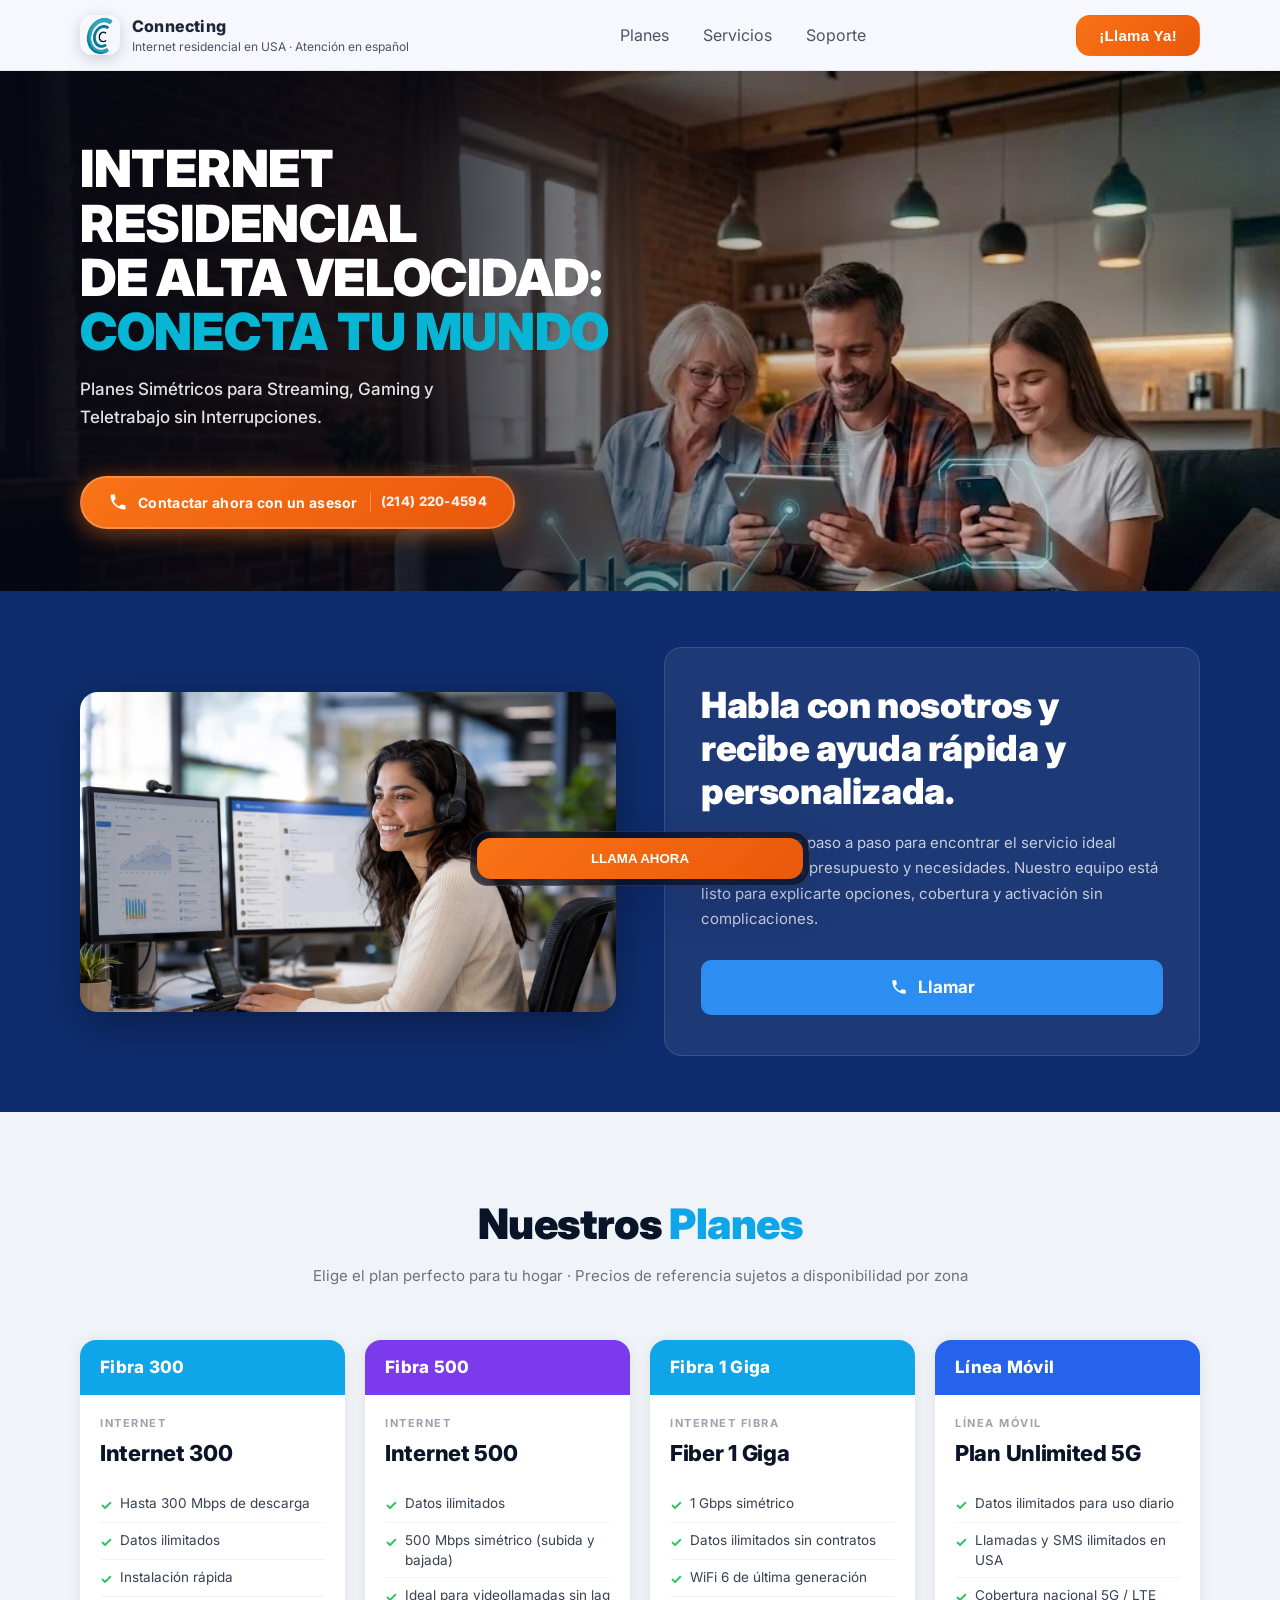
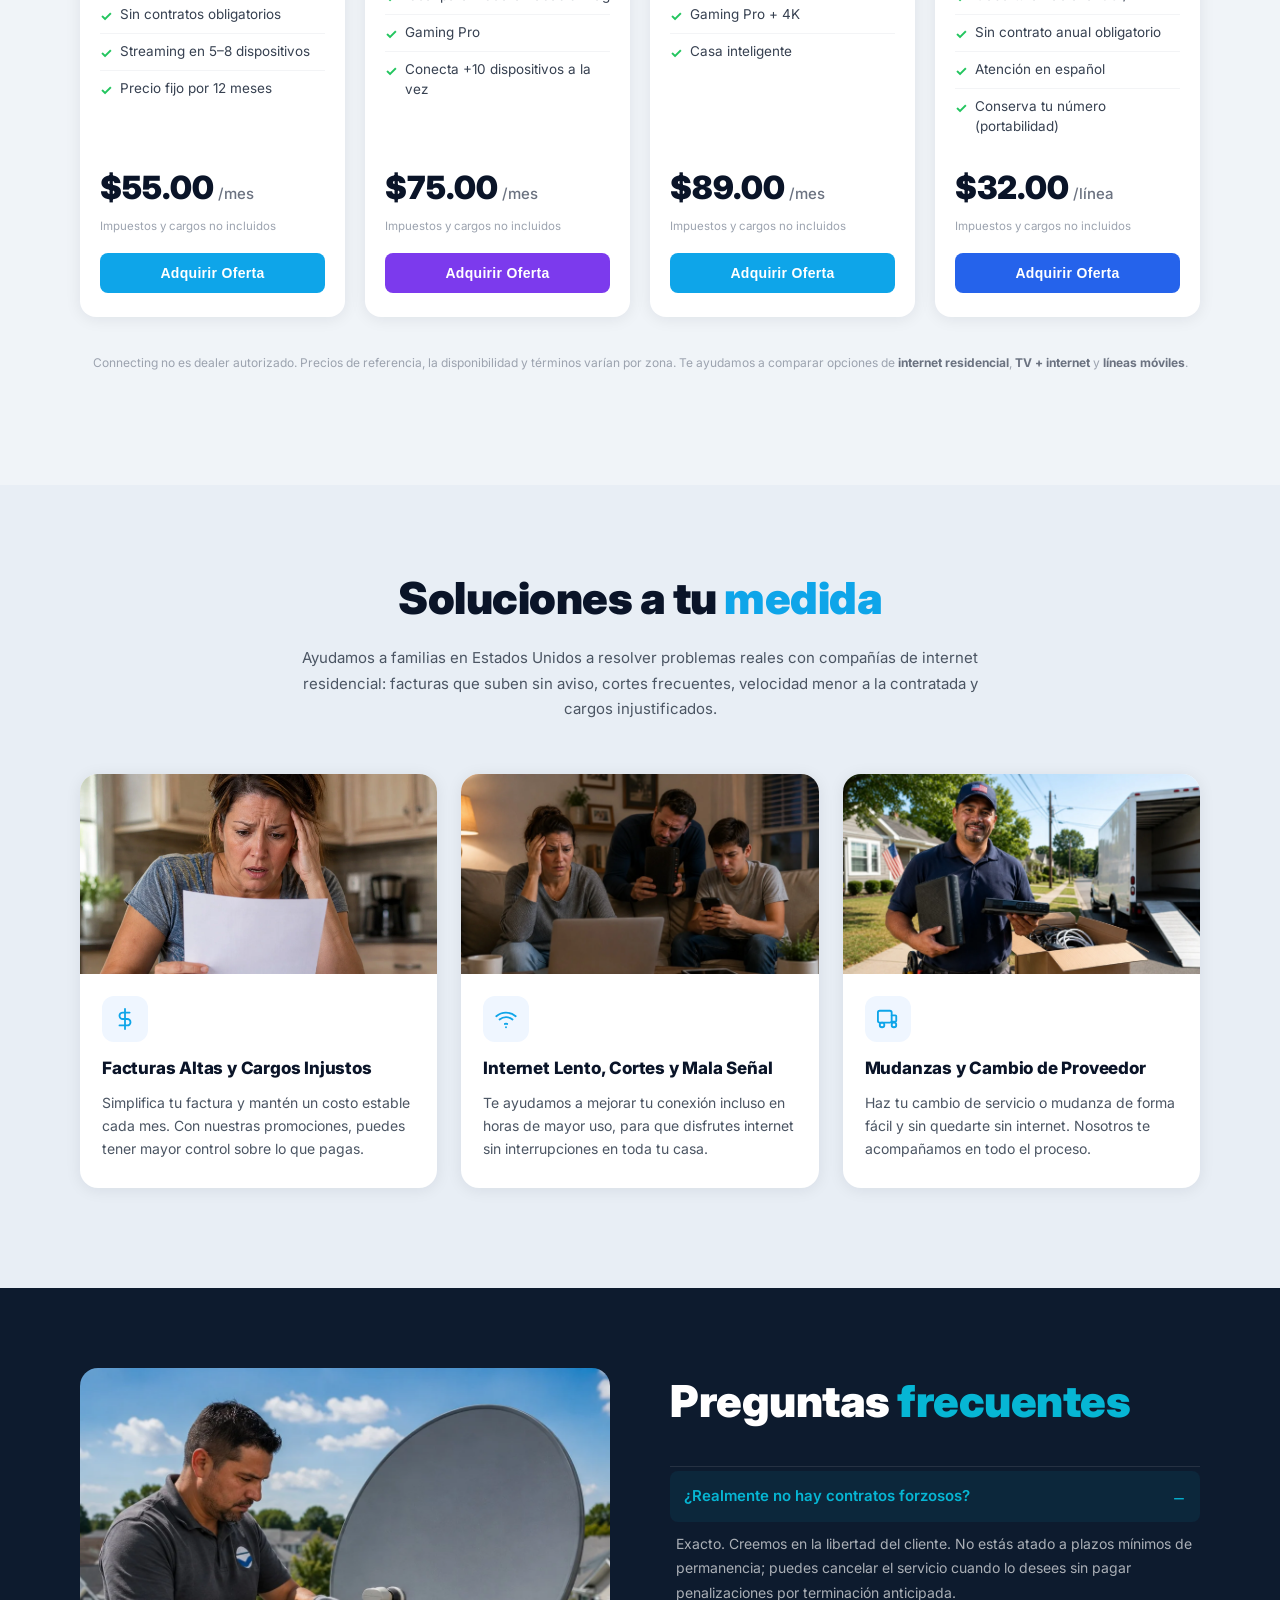
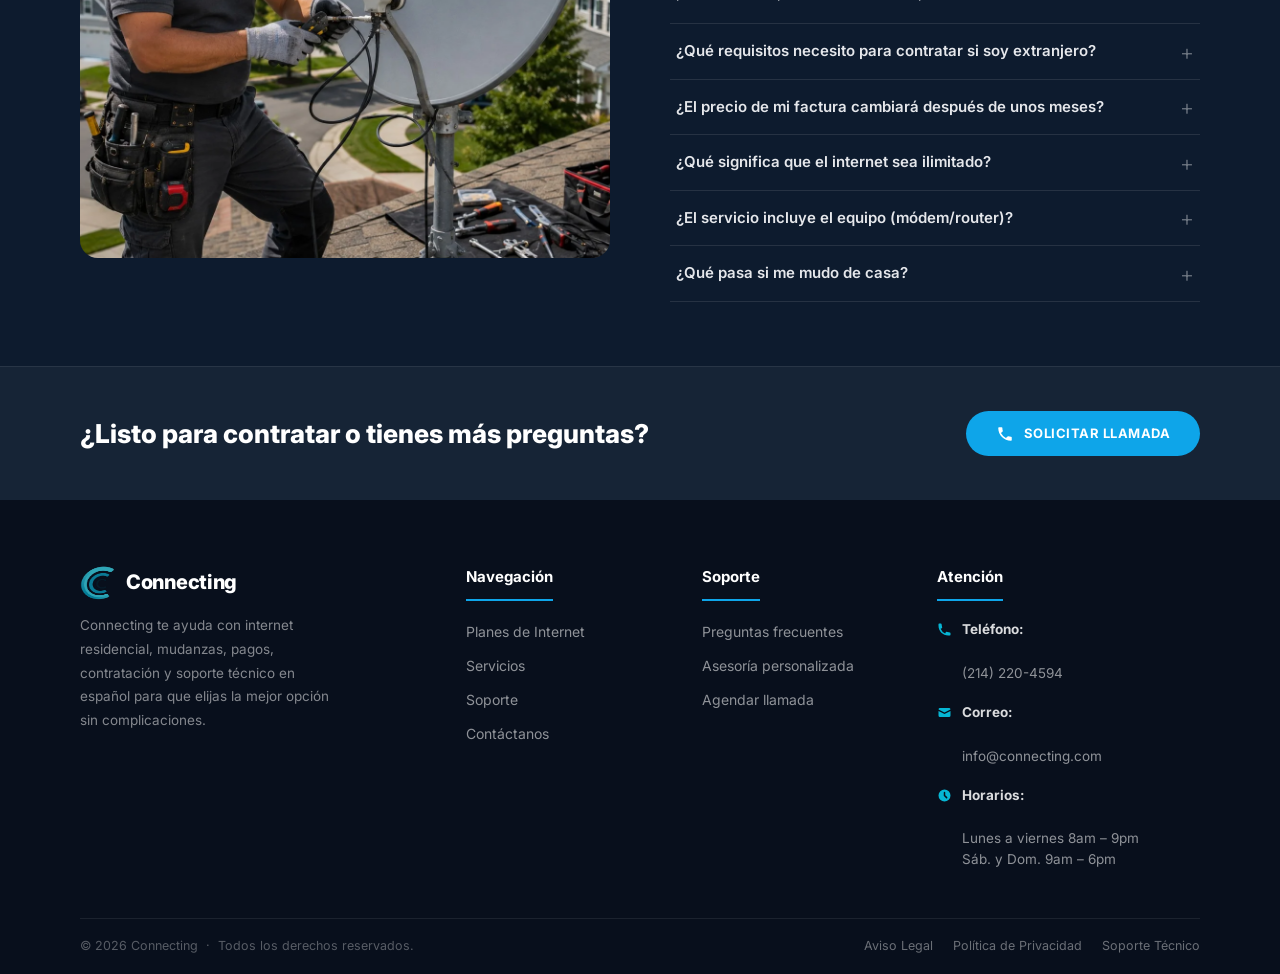
<file: index.html>
<!doctype html>
<html lang="es">
  <head>
    <meta charset="UTF-8" />
    <meta name="viewport" content="width=device-width, initial-scale=1" />
    <meta name="theme-color" content="#0b1220" />

    <link rel="icon" type="image/png" href="./images/favicon.png" />
    <link rel="apple-touch-icon" href="./images/favicon.png" />

    <title>Connecting | Internet residencial en Estados Unidos (Planes y ayuda en español)</title>
    <meta
      name="description"
      content="Connecting: opciones de internet residencial y servicio en español para clientes en USA. Planes de 300 Mbps fibra e internet inalámbrico 90–300 Mbps. Ayuda para contratar, pagar y soporte."
    />

    <link rel="canonical" href="./" />

    <meta property="og:type" content="website" />
    <meta property="og:title" content="Connecting | Internet residencial en USA" />
    <meta
      property="og:description"
      content="Planes de internet residencial (fibra 300 Mbps e inalámbrico 90–300 Mbps). Ayuda en español para contratar, pagar y soporte."
    />
    <meta property="og:locale" content="es_US" />

    <meta name="twitter:card" content="summary" />
    <meta name="twitter:title" content="Connecting | Internet residencial en USA" />
    <meta
      name="twitter:description"
      content="Planes de internet residencial en Estados Unidos. Atención en español." />

    <link rel="preconnect" href="https://fonts.googleapis.com" />
    <link rel="preconnect" href="https://fonts.gstatic.com" crossorigin />
    <link
      href="https://fonts.googleapis.com/css2?family=Inter:wght@400;500;600;700&display=swap&font-display=swap"
      rel="stylesheet"
    />

    <meta property="og:image" content="./images/familia_conectada.webp" />
    <meta name="twitter:image" content="./images/familia_conectada.webp" />

    <link rel="stylesheet" href="./styles.css" />

    <script type="application/ld+json">
      {
        "@context": "https://schema.org",
        "@type": "LocalBusiness",
        "name": "Connecting",
        "areaServed": "US",
        "url": "./",
        "inLanguage": "es",
        "description": "Opciones de internet residencial y servicio en español para clientes en Estados Unidos. Ayuda para contratar, pagar y soporte.",
        "serviceType": [
          "Internet residencial",
          "Internet por fibra",
          "Internet inalámbrico residencial",
          "TV + Internet",
          "Líneas móviles familiares"
        ]
      }
    </script>
  </head>

  <body>
    <a class="skip-link" href="#contenido">Saltar al contenido</a>

    <header class="site-header-dark">
      <div class="container px-4">
        <div class="header-row">
          <a href="#contenido" class="brand" aria-label="Connecting — inicio">
            <div class="header-logo">
              <img src="./images/Connecting (2).png" alt="Connecting" width="40" height="40">
            </div>
            <div>
              <div class="brand-name">Connecting</div>
              <div class="brand-tagline">Internet residencial en USA · Atención en español</div>
            </div>
          </a>

          <nav class="nav" aria-label="Navegación principal">
            <a href="#planes">Planes</a>
            <a href="#beneficios">Servicios</a>
            <a href="#preguntas">Soporte</a>
          </nav>

          <div class="header-cta">
            <button class="btn btn-primary btn-pulse" data-action="call" type="button">¡Llama Ya!</button>
          </div>
        </div>
      </div>
    </header>

    <main id="contenido">

      <!-- ── Hero ──────────────────────────────────── -->
      <section class="hero-fullwidth" aria-label="Sección principal">
        <div class="hero-wm-cover" aria-hidden="true"></div>
        <div class="container px-4 relative z-10">
          <div class="hero-text-block">
            <h1 class="hero-title">
              INTERNET RESIDENCIAL<br>
              DE ALTA VELOCIDAD:<br>
              <span class="hero-accent">CONECTA TU MUNDO</span>
            </h1>
            <p class="hero-sub">
              Planes Simétricos para Streaming, Gaming y<br>
              Teletrabajo sin Interrupciones.
            </p>
            <a href="tel:+12142204594" class="btn-contact-hero">
              <svg xmlns="http://www.w3.org/2000/svg" viewBox="0 0 24 24" fill="currentColor" width="20" height="20" aria-hidden="true"><path d="M6.62 10.79a15.05 15.05 0 006.59 6.59l2.2-2.2a1 1 0 011.01-.24c1.12.37 2.33.57 3.58.57a1 1 0 011 1V20a1 1 0 01-1 1C10.61 21 3 13.39 3 4a1 1 0 011-1h3.5a1 1 0 011 1c0 1.25.2 2.46.57 3.58a1 1 0 01-.25 1.01l-2.2 2.2z"/></svg>
              <span>Contactar ahora con un asesor</span>
              <span class="btn-contact-num">(214) 220-4594</span>
            </a>
          </div>
        </div>
      </section>

      <!-- ── CTA Banner ─────────────────────────────── -->
      <section class="cta-banner-section" aria-label="Habla con nosotros">
        <div class="container px-4">
          <div class="cta-banner-inner">
            <div class="cta-banner-img-wrap">
              <img src="./images/mujer_call_center.webp" alt="Asesora de Connecting lista para ayudarte" class="cta-banner-img">
            </div>
            <div class="cta-banner-text">
              <h2>Habla con nosotros y recibe ayuda rápida y personalizada.</h2>
              <p>Te orientamos paso a paso para encontrar el servicio ideal según tu zona, presupuesto y necesidades. Nuestro equipo está listo para explicarte opciones, cobertura y activación sin complicaciones.</p>
              <a href="tel:+12142204594" class="cta-banner-btn">
                <svg xmlns="http://www.w3.org/2000/svg" viewBox="0 0 24 24" fill="currentColor" width="18" height="18" aria-hidden="true"><path d="M6.62 10.79a15.05 15.05 0 006.59 6.59l2.2-2.2a1 1 0 011.01-.24c1.12.37 2.33.57 3.58.57a1 1 0 011 1V20a1 1 0 01-1 1C10.61 21 3 13.39 3 4a1 1 0 011-1h3.5a1 1 0 011 1c0 1.25.2 2.46.57 3.58a1 1 0 01-.25 1.01l-2.2 2.2z"/></svg>
                Llamar
              </a>
            </div>
          </div>
        </div>
      </section>

      <!-- ── Planes ─────────────────────────────────── -->
      <section id="planes" class="planes-section-v2">
        <div class="container px-4">

          <div class="planes-head-v2">
            <h2>Nuestros <span>Planes</span></h2>
            <p>Elige el plan perfecto para tu hogar · Precios de referencia sujetos a disponibilidad por zona</p>
          </div>

          <div class="planes-grid-v2">

            <!-- Plan 1 -->
            <article class="plan-card-v2">
              <div class="plan-card-v2-header plan-v2-cyan">Fibra 300</div>
              <div class="plan-card-v2-body">
                <p class="plan-v2-type">INTERNET</p>
                <h3 class="plan-v2-name">Internet 300</h3>
                <ul class="plan-v2-features">
                  <li>Hasta 300 Mbps de descarga</li>
                  <li>Datos ilimitados</li>
                  <li>Instalación rápida</li>
                  <li>Sin contratos obligatorios</li>
                  <li>Streaming en 5–8 dispositivos</li>
                  <li>Precio fijo por 12 meses</li>
                </ul>
                <div class="plan-v2-price-row">
                  <span class="plan-v2-price">$55.00</span>
                  <span class="plan-v2-freq">/mes</span>
                </div>
                <p class="plan-v2-note">Impuestos y cargos no incluidos</p>
                <button class="plan-v2-btn plan-v2-btn-cyan" data-action="call" type="button">Adquirir Oferta</button>
              </div>
            </article>

            <!-- Plan 2 -->
            <article class="plan-card-v2">
              <div class="plan-card-v2-header plan-v2-purple">Fibra 500</div>
              <div class="plan-card-v2-body">
                <p class="plan-v2-type">INTERNET</p>
                <h3 class="plan-v2-name">Internet 500</h3>
                <ul class="plan-v2-features">
                  <li>Datos ilimitados</li>
                  <li>500 Mbps simétrico (subida y bajada)</li>
                  <li>Ideal para videollamadas sin lag</li>
                  <li>Gaming Pro</li>
                  <li>Conecta +10 dispositivos a la vez</li>
                </ul>
                <div class="plan-v2-price-row">
                  <span class="plan-v2-price">$75.00</span>
                  <span class="plan-v2-freq">/mes</span>
                </div>
                <p class="plan-v2-note">Impuestos y cargos no incluidos</p>
                <button class="plan-v2-btn plan-v2-btn-purple" data-action="call" type="button">Adquirir Oferta</button>
              </div>
            </article>

            <!-- Plan 3 -->
            <article class="plan-card-v2">
              <div class="plan-card-v2-header plan-v2-cyan">Fibra 1 Giga</div>
              <div class="plan-card-v2-body">
                <p class="plan-v2-type">INTERNET FIBRA</p>
                <h3 class="plan-v2-name">Fiber 1 Giga</h3>
                <ul class="plan-v2-features">
                  <li>1 Gbps simétrico</li>
                  <li>Datos ilimitados sin contratos</li>
                  <li>WiFi 6 de última generación</li>
                  <li>Gaming Pro + 4K</li>
                  <li>Casa inteligente</li>
                </ul>
                <div class="plan-v2-price-row">
                  <span class="plan-v2-price">$89.00</span>
                  <span class="plan-v2-freq">/mes</span>
                </div>
                <p class="plan-v2-note">Impuestos y cargos no incluidos</p>
                <button class="plan-v2-btn plan-v2-btn-cyan" data-action="call" type="button">Adquirir Oferta</button>
              </div>
            </article>

            <!-- Plan 4 -->
            <article class="plan-card-v2">
              <div class="plan-card-v2-header plan-v2-blue">Línea Móvil</div>
              <div class="plan-card-v2-body">
                <p class="plan-v2-type">LÍNEA MÓVIL</p>
                <h3 class="plan-v2-name">Plan Unlimited 5G</h3>
                <ul class="plan-v2-features">
                  <li>Datos ilimitados para uso diario</li>
                  <li>Llamadas y SMS ilimitados en USA</li>
                  <li>Cobertura nacional 5G / LTE</li>
                  <li>Sin contrato anual obligatorio</li>
                  <li>Atención en español</li>
                  <li>Conserva tu número (portabilidad)</li>
                </ul>
                <div class="plan-v2-price-row">
                  <span class="plan-v2-price">$32.00</span>
                  <span class="plan-v2-freq">/línea</span>
                </div>
                <p class="plan-v2-note">Impuestos y cargos no incluidos</p>
                <button class="plan-v2-btn plan-v2-btn-blue" data-action="call" type="button">Adquirir Oferta</button>
              </div>
            </article>

          </div>

          <p class="planes-legal-v2">
            Connecting no es dealer autorizado. Precios de referencia, la disponibilidad y términos varían por zona.
            Te ayudamos a comparar opciones de <strong>internet residencial</strong>, <strong>TV + internet</strong> y <strong>líneas móviles</strong>.
          </p>
        </div>
      </section>

      <!-- ── Soluciones a tu medida ─────────────────── -->
      <section id="beneficios" class="soluciones-section">
        <div class="container px-4">

          <div class="soluciones-head">
            <h2>Soluciones a tu <span>medida</span></h2>
            <p>Ayudamos a familias en Estados Unidos a resolver problemas reales con compañías de internet residencial: facturas que suben sin aviso, cortes frecuentes, velocidad menor a la contratada y cargos injustificados.</p>
          </div>

          <div class="soluciones-grid">

            <article class="solucion-card">
              <img src="./images/sol_facturas.webp" alt="Mujer revisando factura alta de internet" class="solucion-img-real">
              <div class="solucion-body">
                <div class="solucion-icon">
                  <svg viewBox="0 0 24 24" fill="none" stroke="#0ea5e9" stroke-width="2" stroke-linecap="round" stroke-linejoin="round" width="22" height="22">
                    <line x1="12" y1="1" x2="12" y2="23"/><path d="M17 5H9.5a3.5 3.5 0 000 7h5a3.5 3.5 0 010 7H6"/>
                  </svg>
                </div>
                <h3>Facturas Altas y Cargos Injustos</h3>
                <p>Simplifica tu factura y mantén un costo estable cada mes. Con nuestras promociones, puedes tener mayor control sobre lo que pagas.</p>
              </div>
            </article>

            <article class="solucion-card">
              <img src="./images/sol_internet.webp" alt="Familia con problemas de internet en casa" class="solucion-img-real">
              <div class="solucion-body">
                <div class="solucion-icon">
                  <svg viewBox="0 0 24 24" fill="none" stroke="#0ea5e9" stroke-width="2" stroke-linecap="round" stroke-linejoin="round" width="22" height="22">
                    <path d="M1.42 9a16 16 0 0121.16 0"/><path d="M5 12.55a11 11 0 0114.08 0"/><path d="M10.71 17.4a4 4 0 012.62-.01"/><circle cx="12" cy="21" r="1" fill="#0ea5e9" stroke="none"/>
                  </svg>
                </div>
                <h3>Internet Lento, Cortes y Mala Señal</h3>
                <p>Te ayudamos a mejorar tu conexión incluso en horas de mayor uso, para que disfrutes internet sin interrupciones en toda tu casa.</p>
              </div>
            </article>

            <article class="solucion-card">
              <img src="./images/sol_mudanza.webp" alt="Mudanza y cambio de proveedor de internet" class="solucion-img-real">
              <div class="solucion-body">
                <div class="solucion-icon">
                  <svg viewBox="0 0 24 24" fill="none" stroke="#0ea5e9" stroke-width="2" stroke-linecap="round" stroke-linejoin="round" width="22" height="22">
                    <rect x="1" y="3" width="15" height="13" rx="2"/><path d="M16 8h4a1 1 0 011 1v5a1 1 0 01-1 1h-4"/><circle cx="5.5" cy="18.5" r="2.5"/><circle cx="18.5" cy="18.5" r="2.5"/>
                  </svg>
                </div>
                <h3>Mudanzas y Cambio de Proveedor</h3>
                <p>Haz tu cambio de servicio o mudanza de forma fácil y sin quedarte sin internet. Nosotros te acompañamos en todo el proceso.</p>
              </div>
            </article>

          </div>
        </div>
      </section>

      <!-- ── Preguntas Frecuentes ───────────────────── -->
      <section id="preguntas" class="faq-section-v2">
        <div class="container px-4">
          <div class="faq-layout-v2">

            <div class="faq-img-col">
              <img src="./images/faq_tecnico.webp" alt="Técnico de internet instalando servicio" class="faq-img-photo">
            </div>

            <div class="faq-content-col">
              <h2 class="faq-v2-title">Preguntas <span>frecuentes</span></h2>

              <div class="faq-accordion-v2">

                <details class="faq-item-v2" open>
                  <summary class="faq-q-v2">¿Realmente no hay contratos forzosos?</summary>
                  <div class="faq-a-v2">Exacto. Creemos en la libertad del cliente. No estás atado a plazos mínimos de permanencia; puedes cancelar el servicio cuando lo desees sin pagar penalizaciones por terminación anticipada.</div>
                </details>

                <details class="faq-item-v2">
                  <summary class="faq-q-v2">¿Qué requisitos necesito para contratar si soy extranjero?</summary>
                  <div class="faq-a-v2">En la mayoría de los casos solo necesitas un ID válido y una dirección de servicio en USA. Te orientamos con todos los pasos y documentos necesarios según tu situación.</div>
                </details>

                <details class="faq-item-v2">
                  <summary class="faq-q-v2">¿El precio de mi factura cambiará después de unos meses?</summary>
                  <div class="faq-a-v2">Algunos planes tienen precio introductorio por 12 meses. Te explicamos exactamente cuándo y cuánto puede cambiar tu tarifa para que no tengas sorpresas en tu factura.</div>
                </details>

                <details class="faq-item-v2">
                  <summary class="faq-q-v2">¿Qué significa que el internet sea ilimitado?</summary>
                  <div class="faq-a-v2">Significa que no hay límite en los gigabytes que puedes consumir al mes. Puedes hacer streaming, gaming y videollamadas sin preocuparte por quedarte sin datos.</div>
                </details>

                <details class="faq-item-v2">
                  <summary class="faq-q-v2">¿El servicio incluye el equipo (módem/router)?</summary>
                  <div class="faq-a-v2">Depende del proveedor y plan que elijas. Te informamos qué está incluido y si hay costos adicionales por el equipo, para que tomes la mejor decisión.</div>
                </details>

                <details class="faq-item-v2">
                  <summary class="faq-q-v2">¿Qué pasa si me mudo de casa?</summary>
                  <div class="faq-a-v2">Te ayudamos a gestionar el traslado de tu servicio a la nueva dirección o a buscar la mejor opción disponible en tu nueva zona de cobertura.</div>
                </details>

              </div>
            </div>

          </div>
        </div>

        <div class="faq-v2-cta">
          <div class="container px-4">
            <div class="faq-v2-cta-inner">
              <h3>¿Listo para contratar o tienes más preguntas?</h3>
              <a href="tel:+12142204594" class="faq-v2-btn-call">
                <svg xmlns="http://www.w3.org/2000/svg" viewBox="0 0 24 24" fill="currentColor" width="18" height="18" aria-hidden="true"><path d="M6.62 10.79a15.05 15.05 0 006.59 6.59l2.2-2.2a1 1 0 011.01-.24c1.12.37 2.33.57 3.58.57a1 1 0 011 1V20a1 1 0 01-1 1C10.61 21 3 13.39 3 4a1 1 0 011-1h3.5a1 1 0 011 1c0 1.25.2 2.46.57 3.58a1 1 0 01-.25 1.01l-2.2 2.2z"/></svg>
                SOLICITAR LLAMADA
              </a>
            </div>
          </div>
        </div>
      </section>

    </main>

    <!-- ── Footer ─────────────────────────────────── -->
    <footer class="footer-new">
      <div class="container px-4">
        <div class="footer-new-top">

          <div class="footer-new-brand">
            <div class="footer-new-logo">
              <img src="./images/Connecting (2).png" alt="Connecting" width="36" height="36">
              <span>Connecting</span>
            </div>
            <p>Connecting te ayuda con internet residencial, mudanzas, pagos, contratación y soporte técnico en español para que elijas la mejor opción sin complicaciones.</p>
          </div>

          <div class="footer-new-col">
            <h4>Navegación</h4>
            <ul>
              <li><a href="#planes">Planes de Internet</a></li>
              <li><a href="#beneficios">Servicios</a></li>
              <li><a href="#preguntas">Soporte</a></li>
              <li><a href="tel:+12142204594">Contáctanos</a></li>
            </ul>
          </div>

          <div class="footer-new-col">
            <h4>Soporte</h4>
            <ul>
              <li><a href="#preguntas">Preguntas frecuentes</a></li>
              <li><a href="tel:+12142204594">Asesoría personalizada</a></li>
              <li><a href="tel:+12142204594">Agendar llamada</a></li>
            </ul>
          </div>

          <div class="footer-new-col">
            <h4>Atención</h4>
            <ul class="footer-new-contact">
              <li>
                <svg viewBox="0 0 20 20" fill="currentColor" width="15" height="15" aria-hidden="true"><path d="M2 3a1 1 0 011-1h2.153a1 1 0 01.986.836l.74 4.435a1 1 0 01-.54 1.06l-1.548.773a11.037 11.037 0 006.105 6.105l.774-1.548a1 1 0 011.059-.54l4.435.74a1 1 0 01.836.986V17a1 1 0 01-1 1h-2C7.82 18 2 12.18 2 5V3z"/></svg>
                <span><strong>Teléfono:</strong><br>(214) 220-4594</span>
              </li>
              <li>
                <svg viewBox="0 0 20 20" fill="currentColor" width="15" height="15" aria-hidden="true"><path d="M2.003 5.884L10 9.882l7.997-3.998A2 2 0 0016 4H4a2 2 0 00-1.997 1.884z"/><path d="M18 8.118l-8 4-8-4V14a2 2 0 002 2h12a2 2 0 002-2V8.118z"/></svg>
                <span><strong>Correo:</strong><br>info@connecting.com</span>
              </li>
              <li>
                <svg viewBox="0 0 20 20" fill="currentColor" width="15" height="15" aria-hidden="true"><path fill-rule="evenodd" d="M10 18a8 8 0 100-16 8 8 0 000 16zm1-12a1 1 0 10-2 0v4a1 1 0 00.293.707l2.828 2.829a1 1 0 101.415-1.415L11 9.586V6z" clip-rule="evenodd"/></svg>
                <span><strong>Horarios:</strong><br>Lunes a viernes 8am – 9pm<br>Sáb. y Dom. 9am – 6pm</span>
              </li>
            </ul>
          </div>

        </div>
      </div>

      <div class="footer-new-bottom">
        <div class="container px-4">
          <div class="footer-new-bottom-inner">
            <span>&copy; <span data-year></span> Connecting &nbsp;·&nbsp; Todos los derechos reservados.</span>
            <span class="footer-new-links">
              <a href="./legal.html">Aviso Legal</a>
              <a href="./privacy.html">Política de Privacidad</a>
              <a href="#preguntas">Soporte Técnico</a>
            </span>
          </div>
        </div>
      </div>
    </footer>

    <div class="sticky-cta" role="region" aria-label="Acciones rápidas">
      <button class="sticky-btn sticky-btn-primary" data-action="call" type="button">LLAMA AHORA</button>
    </div>

    <script src="./app.js" defer></script>
  </body>
</html>
</file>
<file: styles.css>
:root {
  --bg: #f2f4f8;
  --panel: rgba(255, 255, 255, 0.72);
  --panel-2: rgba(255, 255, 255, 0.9);
  --text: rgba(10, 20, 40, 0.92);
  --muted: rgba(10, 20, 40, 0.72);
  --muted-2: rgba(10, 20, 40, 0.6);
  --border: rgba(10, 20, 40, 0.14);
  --shadow: 0 18px 50px rgba(10, 20, 40, 0.12);

  --primary: #0ea5e9;
  --primary-2: #22c55e;
  --accent: #8b5cf6;
  --accent-2: #fb7185;
  --accent-3: #f59e0b;
  --danger: #e11d48;

  --radius: 16px;
  --radius-sm: 12px;
  --container: 1120px;
}

* {
  box-sizing: border-box;
}

html,
body {
  height: 100%;
}

body {
  opacity: 0;
}

body[data-ready="true"] {
  opacity: 1;
  transition: opacity 160ms ease;
}

body {
  margin: 0;
  font-family: Inter, system-ui, -apple-system, Segoe UI, Roboto, Arial, sans-serif;
  color: var(--text);
  background: #f8f9fa;
  line-height: 1.5;
}

[data-toast] {
  position: fixed;
  left: 50%;
  top: 16px;
  transform: translateX(-50%);
  max-width: min(100% - 24px, 680px);
  padding: 12px 14px;
  border-radius: 16px;
  border: 1px solid rgba(10, 20, 40, 0.12);
  background: rgba(255, 255, 255, 0.92);
  color: var(--text);
  box-shadow: var(--shadow);
  z-index: 1000;
}

[data-reveal="pending"] {
  opacity: 0;
  transform: translateY(12px);
}

[data-reveal="in"] {
  opacity: 1;
  transform: translateY(0);
  transition: opacity 520ms ease, transform 520ms ease;
}

a {
  color: inherit;
  text-decoration: none;
}

a:hover {
  text-decoration: underline;
}

.container {
  width: min(100% - 32px, var(--container));
  margin-inline: auto;
}

.skip-link {
  position: absolute;
  left: -9999px;
  top: 12px;
  padding: 10px 12px;
  border-radius: 10px;
  background: rgba(255, 255, 255, 0.06);
  border: 1px solid var(--border);
  color: var(--text);
  z-index: 999;
}

.skip-link:focus {
  left: 12px;
}

.site-header-dark {
  position: sticky;
  top: 0;
  z-index: 50;
  background: rgba(246, 248, 255, 0.78);
  backdrop-filter: blur(12px);
  border-bottom: 1px solid rgba(10, 20, 40, 0.08);
}

.header-row {
  display: flex;
  align-items: center;
  justify-content: space-between;
  gap: 16px;
  padding: 14px 0;
}

.brand {
  display: flex;
  align-items: center;
  gap: 12px;
  min-width: 240px;
}

.header-logo {
  width: 40px;
  height: 40px;
  border-radius: 12px;
  overflow: hidden;
  flex-shrink: 0;
  box-shadow: 0 4px 16px rgba(0,0,0,0.18);
}
.header-logo img { width: 100%; height: 100%; object-fit: contain; display: block; }

.brand-mark {
  width: 42px;
  height: 42px;
  border-radius: 14px;
  display: grid;
  place-items: center;
  font-weight: 800;
  background: linear-gradient(135deg, rgba(14, 165, 233, 0.35), rgba(139, 92, 246, 0.24));
  border: 1px solid rgba(10, 20, 40, 0.12);
  box-shadow: 0 12px 30px rgba(10, 20, 40, 0.14);
}

.brand-name {
  font-weight: 800;
  letter-spacing: 0.2px;
}

.brand-tagline {
  font-size: 12px;
  color: var(--muted);
}

.nav {
  display: none;
  gap: 14px;
  align-items: center;
  color: var(--muted);
}

.nav a {
  padding: 8px 10px;
  border-radius: 10px;
}

.nav a:hover {
  background: rgba(255, 255, 255, 0.06);
  text-decoration: none;
}

.header-cta {
  display: flex;
  gap: 10px;
  align-items: center;
}

.notice {
  border-top: 1px solid rgba(10, 20, 40, 0.06);
  border-bottom: 1px solid rgba(10, 20, 40, 0.06);
}

.notice-inner {
  padding: 10px 0;
  font-size: 13px;
  color: var(--muted);
}

.btn {
  appearance: none;
  border: 1px solid rgba(10, 20, 40, 0.14);
  background: rgba(255, 255, 255, 0.7);
  color: var(--text);
  border-radius: 14px;
  padding: 10px 14px;
  font-weight: 650;
  cursor: pointer;
  transition: transform 0.08s ease, background 0.18s ease, border-color 0.18s ease, box-shadow 0.18s ease;
  user-select: none;
}

.btn:hover {
  background: rgba(255, 255, 255, 0.88);
  border-color: rgba(10, 20, 40, 0.2);
  box-shadow: 0 0 0 3px rgba(14, 165, 233, 0.12);
}

.btn:active {
  transform: translateY(1px);
}

.btn:focus-visible {
  outline: 2px solid rgba(56, 189, 248, 0.35);
  outline-offset: 2px;
}

.btn-primary {
  background: linear-gradient(135deg, #f97316, #ea580c);
  color: #fff;
  border-color: rgba(249,115,22,0.35);
}

.btn-primary:hover {
  background: linear-gradient(135deg, #fb923c, #f97316);
}

.btn-ghost {
  background: rgba(255, 255, 255, 0.55);
}

.btn-full {
  width: 100%;
}

.linklike {
  background: transparent;
  border: none;
  padding: 0;
  color: inherit;
  cursor: pointer;
  font: inherit;
}

.linklike:hover {
  text-decoration: underline;
}

.hero {
  position: relative;
  padding: 42px 0 22px;
}

/* ── Hero full-width ─────────────────────────────────────── */
.hero-fullwidth {
  position: relative;
  min-height: 520px;
  background-image: url('./images/familia_conectada.webp');
  background-size: cover;
  background-position: center 25%;
  display: flex;
  align-items: center;
  padding: 64px 0 56px;
  overflow: hidden;
}

.hero-fullwidth::before {
  content: '';
  position: absolute;
  inset: 0;
  background: linear-gradient(
    to right,
    rgba(5, 7, 18, 0.92) 0%,
    rgba(5, 7, 18, 0.74) 36%,
    rgba(5, 7, 18, 0.22) 60%,
    transparent 100%
  );
  z-index: 1;
}

.hero-wm-cover {
  position: absolute;
  bottom: 0;
  right: 0;
  width: 160px;
  height: 100px;
  background: radial-gradient(ellipse at 95% 95%, rgba(5, 7, 18, 0.60) 0%, transparent 68%);
  z-index: 2;
  pointer-events: none;
}

.hero-text-block {
  position: relative;
  z-index: 2;
  max-width: 540px;
}

.hero-title {
  font-size: clamp(28px, 4vw, 52px);
  font-weight: 900;
  line-height: 1.06;
  letter-spacing: -0.3px;
  color: #ffffff;
  text-transform: uppercase;
  margin: 0;
}

.hero-accent {
  color: #06b6d4;
  display: block;
}

.hero-sub {
  margin-top: 18px;
  color: rgba(255, 255, 255, 0.88);
  font-size: clamp(14px, 1.5vw, 17px);
  font-weight: 500;
  line-height: 1.6;
}

.btn-contact-hero {
  display: inline-flex;
  align-items: center;
  gap: 10px;
  margin-top: 28px;
  padding: 14px 26px;
  background: linear-gradient(135deg, #f97316, #ea580c);
  color: #fff;
  font-weight: 700;
  font-size: 14px;
  letter-spacing: 0.3px;
  border-radius: 50px;
  border: 2px solid rgba(255, 255, 255, 0.22);
  box-shadow: 0 4px 22px rgba(249,115,22,0.50);
  transition: background 0.18s ease, transform 0.1s ease, box-shadow 0.18s ease;
  cursor: pointer;
  text-decoration: none;
}

.btn-contact-hero:hover {
  background: linear-gradient(135deg, #fb923c, #f97316);
  transform: translateY(-2px);
  box-shadow: 0 8px 30px rgba(249,115,22,0.62);
  text-decoration: none;
}

.btn-contact-hero:active {
  transform: translateY(0);
}

.btn-contact-num {
  font-size: 13px;
  font-weight: 800;
  opacity: 0.9;
  border-left: 1px solid rgba(255, 255, 255, 0.35);
  padding-left: 10px;
  margin-left: 2px;
}

/* ── Sección Planes ──────────────────────────────────────── */
.planes-section {
  position: relative;
  padding: 80px 0 140px;
  background: #03080f;
  overflow: hidden;
}

.planes-bg {
  display: none;
}

.planes-section::before {
  content: '';
  position: absolute;
  inset: 0;
  background-image:
    linear-gradient(rgba(6, 182, 212, 0.045) 1px, transparent 1px),
    linear-gradient(90deg, rgba(6, 182, 212, 0.045) 1px, transparent 1px);
  background-size: 48px 48px;
  z-index: 1;
}

.planes-head {
  text-align: center;
  margin-bottom: 56px;
  position: relative;
  z-index: 2;
}

.planes-head h2 {
  color: #fff;
  font-size: clamp(28px, 3.4vw, 44px);
  font-weight: 900;
  text-transform: uppercase;
  letter-spacing: 1px;
  margin: 0;
}

.planes-head h2 span { color: #06b6d4; }

.planes-head p {
  color: rgba(255, 255, 255, 0.50);
  margin-top: 12px;
  font-size: 15px;
}

.planes-grid {
  display: grid;
  grid-template-columns: repeat(3, 1fr);
  gap: 28px;
  align-items: start;
  position: relative;
  z-index: 2;
}

@media (max-width: 860px) {
  .planes-grid {
    grid-template-columns: 1fr;
    max-width: 380px;
    margin-inline: auto;
  }
  .plan-featured { transform: none !important; }
}

/* Tarjeta base — vidrio holográfico */
.plan-card {
  border-radius: 18px;
  overflow: visible;
  position: relative;
  transition: transform 0.24s ease;
  /* Reflejo simulado: glow descendente que sugiere superficie de vidrio */
  box-shadow:
    0 0 24px rgba(6, 182, 212, 0.10),
    0 28px 40px -12px rgba(6, 182, 212, 0.28),
    0 48px 60px -20px rgba(6, 182, 212, 0.10);
}

.plan-card:hover {
  transform: translateY(-6px);
  box-shadow:
    0 0 30px rgba(6, 182, 212, 0.15),
    0 32px 48px -12px rgba(6, 182, 212, 0.35),
    0 56px 70px -20px rgba(6, 182, 212, 0.12);
}

.plan-featured {
  transform: translateY(-14px);
  box-shadow:
    0 0 40px rgba(6, 182, 212, 0.22),
    0 32px 50px -10px rgba(6, 182, 212, 0.40),
    0 56px 80px -18px rgba(6, 182, 212, 0.16);
}
.plan-featured:hover { transform: translateY(-20px); }

/* Header */
.plan-card-header {
  background: rgba(6, 182, 212, 0.22);
  border: 1.5px solid rgba(6, 182, 212, 0.65);
  border-bottom: none;
  border-radius: 18px 18px 0 0;
  padding: 15px 20px 13px;
  text-align: center;
}

.plan-card-header-featured {
  background: rgba(6, 182, 212, 0.35);
  border-color: rgba(6, 182, 212, 1);
  box-shadow: 0 0 24px rgba(6, 182, 212, 0.55);
}

.plan-name {
  color: #fff;
  font-size: 16px;
  font-weight: 900;
  letter-spacing: 2px;
  text-transform: uppercase;
  margin: 0;
  text-shadow: 0 0 12px rgba(6, 182, 212, 0.90), 0 0 30px rgba(6, 182, 212, 0.50);
}

/* Cuerpo — fondo estático sin backdrop-filter para evitar artefactos con el reflejo */
.plan-card-body {
  background: rgba(3, 10, 22, 0.52);
  border: 1.5px solid rgba(6, 182, 212, 0.50);
  border-top: none;
  border-radius: 0 0 18px 18px;
  padding: 20px 20px 24px;
  text-align: center;
}

.plan-featured .plan-card-body {
  background: rgba(3, 14, 28, 0.55);
  border-color: rgba(6, 182, 212, 0.90);
  box-shadow: 0 0 40px rgba(6, 182, 212, 0.20);
}

/* Marco rectangular del ícono — opaco para bloquear reflejo de cards adyacentes */
.plan-icon {
  width: 100%;
  height: 88px;
  margin: 0 0 14px;
  display: flex;
  align-items: center;
  justify-content: center;
  border: 1.5px solid rgba(6, 182, 212, 0.40);
  border-radius: 10px;
  background: rgba(3, 10, 22, 0.80);
  filter: drop-shadow(0 0 10px rgba(6, 182, 212, 0.60));
}

.plan-icon svg { width: 52px; height: 52px; }

.plan-icon-featured {
  border-color: rgba(6, 182, 212, 0.75);
  background: rgba(3, 14, 30, 0.82);
  filter: drop-shadow(0 0 18px rgba(34, 211, 238, 0.85));
}

/* Badge */
.plan-badge {
  display: inline-block;
  background: linear-gradient(90deg, #22c55e, #16a34a);
  color: #fff;
  font-size: 10px;
  font-weight: 700;
  letter-spacing: 0.8px;
  padding: 4px 14px;
  border-radius: 50px;
  margin-bottom: 14px;
  text-transform: uppercase;
  box-shadow: 0 2px 12px rgba(34, 197, 94, 0.50);
}

.plan-badge-featured {
  box-shadow: 0 2px 16px rgba(34, 197, 94, 0.65);
}

/* Features */
.plan-features {
  list-style: none;
  padding: 0;
  margin: 0 0 20px;
  text-align: left;
}

.plan-features li {
  color: rgba(255, 255, 255, 0.92);
  font-size: 13px;
  padding: 5px 0;
  display: flex;
  align-items: center;
  gap: 8px;
}

.plan-features li::before {
  content: '•';
  color: #22d3ee;
  font-size: 18px;
  line-height: 1;
  flex-shrink: 0;
  text-shadow: 0 0 8px rgba(34, 211, 238, 1);
}

/* Botón */
.plan-btn {
  width: 100%;
  padding: 11px 18px;
  background: linear-gradient(90deg, #f97316, #ea580c);
  color: #fff;
  font-weight: 700;
  font-size: 12px;
  letter-spacing: 0.8px;
  text-transform: uppercase;
  border: none;
  border-radius: 50px;
  cursor: pointer;
  box-shadow: 0 3px 16px rgba(249,115,22,0.45);
  transition: all 0.18s ease;
}

.plan-btn:hover {
  background: linear-gradient(90deg, #fb923c, #f97316);
  transform: translateY(-2px);
  box-shadow: 0 6px 24px rgba(249,115,22,0.62);
}

.plan-btn:active { transform: translateY(0); }

.plan-btn-featured {
  box-shadow: 0 4px 20px rgba(249,115,22,0.60);
}

/* Legal */
/* Línea de mesa de vidrio bajo las cards */
.planes-grid::after {
  content: '';
  grid-column: 1 / -1;
  height: 1px;
  background: linear-gradient(90deg, transparent 0%, rgba(6, 182, 212, 0.55) 30%, rgba(6, 182, 212, 0.55) 70%, transparent 100%);
  margin-top: 8px;
  box-shadow: 0 0 20px 4px rgba(6, 182, 212, 0.18);
}

.planes-legal {
  text-align: center;
  color: rgba(255, 255, 255, 0.38);
  font-size: 12px;
  margin-top: 40px;
  position: relative;
  z-index: 2;
  line-height: 1.7;
}

.planes-legal strong { color: rgba(255, 255, 255, 0.55); }

.hero-grid {
  display: grid;
  gap: 18px;
  position: relative;
  z-index: 1;
}

.hero-3d {
  position: absolute;
  inset: -20px 0 auto 0;
  height: 520px;
  z-index: 0;
  pointer-events: none;
  filter: saturate(1.1) contrast(1.05);
}

.hero-3d canvas {
  width: 100% !important;
  height: 100% !important;
  display: block;
}

.hero-3d[data-3d="on"] {
  mix-blend-mode: multiply;
  opacity: 0.95;
}

.hero-3d[data-3d="off"] {
  opacity: 0.35;
}

.hero-3d {
  display: none;
}

.hero-copy h1 {
  margin: 0 0 12px;
  font-size: clamp(28px, 4.2vw, 44px);
  line-height: 1.08;
  letter-spacing: -0.5px;
}

.lead {
  margin: 0;
  color: var(--muted);
  font-size: 16px;
}

.glass-card {
  border: 1px solid rgba(10, 20, 40, 0.12);
  background:
    radial-gradient(700px 260px at 20% 0%, rgba(14, 165, 233, 0.12), transparent 55%),
    radial-gradient(520px 240px at 90% 20%, rgba(139, 92, 246, 0.1), transparent 55%),
    rgba(255, 255, 255, 0.72);
  border-radius: var(--radius);
  backdrop-filter: blur(14px);
  box-shadow: 0 20px 60px rgba(10, 20, 40, 0.14);
}

.glass-panel {
  border: 1px solid rgba(10, 20, 40, 0.14);
  background: rgba(255, 255, 255, 0.78);
  border-radius: var(--radius);
  backdrop-filter: blur(14px);
}

.glow-hover {
  position: relative;
  transition: transform 0.18s ease, border-color 0.18s ease, box-shadow 0.18s ease;
}

.glow-hover:hover {
  transform: translateY(-2px);
  border-color: rgba(14, 165, 233, 0.28);
  box-shadow: 0 22px 70px rgba(10, 20, 40, 0.18), 0 0 0 1px rgba(139, 92, 246, 0.14);
}

.glow-hover::after {
  content: "";
  position: absolute;
  inset: -1px;
  border-radius: inherit;
  pointer-events: none;
  opacity: 0;
  transition: opacity 0.18s ease;
  background: radial-gradient(900px 260px at 20% 0%, rgba(56, 189, 248, 0.24), transparent 60%),
    radial-gradient(900px 260px at 90% 20%, rgba(168, 85, 247, 0.22), transparent 60%);
  filter: blur(18px);
}

.glow-hover:hover::after {
  opacity: 1;
}

.slider {
  width: 100%;
  margin-top: 10px;
  accent-color: #38bdf8;
  background: transparent;
}

.slider::-webkit-slider-runnable-track {
  height: 6px;
  border-radius: 999px;
  background: linear-gradient(90deg, rgba(56, 189, 248, 0.85), rgba(168, 85, 247, 0.85));
  opacity: 0.7;
}

.slider::-webkit-slider-thumb {
  -webkit-appearance: none;
  appearance: none;
  width: 18px;
  height: 18px;
  border-radius: 999px;
  background: rgba(255, 255, 255, 0.92);
  border: 1px solid rgba(255, 255, 255, 0.22);
  box-shadow: 0 10px 22px rgba(0, 0, 0, 0.38);
  margin-top: -6px;
}

.slider::-moz-range-track {
  height: 6px;
  border-radius: 999px;
  background: linear-gradient(90deg, rgba(56, 189, 248, 0.85), rgba(168, 85, 247, 0.85));
  opacity: 0.7;
}

.slider::-moz-range-thumb {
  width: 18px;
  height: 18px;
  border-radius: 999px;
  background: rgba(255, 255, 255, 0.92);
  border: 1px solid rgba(255, 255, 255, 0.22);
  box-shadow: 0 10px 22px rgba(0, 0, 0, 0.38);
}

.section-dark {
  padding: 38px 0;
}

.hero-actions {
  display: flex;
  flex-wrap: wrap;
  gap: 12px;
  margin-top: 18px;
}

.trust {
  display: grid;
  grid-template-columns: repeat(3, minmax(0, 1fr));
  gap: 12px;
  margin-top: 18px;
}

.trust-item {
  border: 1px solid rgba(10, 20, 40, 0.12);
  background: rgba(255, 255, 255, 0.62);
  border-radius: var(--radius);
  padding: 12px;
}

.trust-title {
  font-size: 12px;
  color: var(--muted-2);
}

.trust-value {
  font-weight: 750;
}

.hero-card {
  border: 1px solid rgba(10, 20, 40, 0.12);
  background:
    radial-gradient(700px 260px at 20% 0%, rgba(14, 165, 233, 0.18), transparent 55%),
    radial-gradient(520px 240px at 90% 20%, rgba(139, 92, 246, 0.16), transparent 55%),
    rgba(255, 255, 255, 0.68);
  border-radius: var(--radius);
  padding: 18px;
  box-shadow: var(--shadow);
}

.hero-card-header {
  margin-bottom: 12px;
}

.hero-card-title {
  font-weight: 800;
  letter-spacing: -0.2px;
}

.hero-card-subtitle {
  font-size: 13px;
  color: var(--muted);
}

.usage {
  display: grid;
  gap: 10px;
}

.usage-row {
  display: flex;
  justify-content: space-between;
  gap: 14px;
  padding: 10px 12px;
  border-radius: 14px;
  background: rgba(255, 255, 255, 0.62);
  border: 1px solid rgba(10, 20, 40, 0.08);
}

.usage-label {
  color: var(--muted);
  font-size: 13px;
}

.usage-value {
  font-weight: 650;
  font-size: 13px;
}

.divider {
  height: 1px;
  background: rgba(10, 20, 40, 0.12);
  margin: 14px 0;
}

.small {
  font-size: 12px;
}

.muted {
  color: var(--muted);
}

.section {
  padding: 36px 0;
}

.section-alt {
  background: rgba(255, 255, 255, 0.03);
  border-top: 1px solid rgba(255, 255, 255, 0.06);
  border-bottom: 1px solid rgba(255, 255, 255, 0.06);
}

.section-head {
  margin-bottom: 18px;
}

.section-head h2 {
  margin: 0;
  font-size: 28px;
  letter-spacing: -0.3px;
}

.section-subtitle {
  margin: 8px 0 0;
  color: var(--muted);
}

.plans {
  display: grid;
  gap: 14px;
}

.plan {
  border: 1px solid rgba(10, 20, 40, 0.12);
  background: rgba(255, 255, 255, 0.7);
  border-radius: var(--radius);
  padding: 16px;
}

.plan-top {
  display: flex;
  align-items: flex-end;
  justify-content: space-between;
  gap: 12px;
}

.plan h3 {
  margin: 0;
  font-size: 18px;
  letter-spacing: -0.2px;
}

.price {
  font-weight: 900;
  font-size: 22px;
  white-space: nowrap;
}

.price span {
  color: rgba(255, 255, 255, 0.96);
  background: linear-gradient(135deg, rgba(14, 165, 233, 0.92), rgba(245, 158, 11, 0.82));
  border-radius: 999px;
  padding: 3px 8px;
  margin-left: 6px;
  font-size: 12px;
  font-weight: 850;
}

.plan-list {
  margin: 12px 0 0;
  padding-left: 18px;
  color: var(--muted);
}

.plan-note {
  margin-top: 12px;
  font-size: 13px;
  color: var(--muted);
  background: rgba(255, 255, 255, 0.58);
  border: 1px solid rgba(10, 20, 40, 0.08);
  padding: 12px;
  border-radius: var(--radius-sm);
}

.plan-actions {
  display: flex;
  flex-wrap: wrap;
  gap: 10px;
  margin-top: 12px;
}

.plan-compact .plan-top {
  align-items: center;
}

.plan-wide {
  background:
    radial-gradient(820px 300px at 15% 0%, rgba(245, 158, 11, 0.16), transparent 58%),
    radial-gradient(820px 300px at 85% 20%, rgba(139, 92, 246, 0.16), transparent 58%),
    rgba(255, 255, 255, 0.72);
}

.disclaimer {
  margin-top: 14px;
  border: 1px solid rgba(255, 255, 255, 0.12);
  background: rgba(255, 255, 255, 0.03);
  border-radius: var(--radius);
  padding: 12px;
  color: var(--muted);
}

.features {
  display: grid;
  gap: 12px;
}

.feature {
  border: 1px solid rgba(10, 20, 40, 0.12);
  background: rgba(255, 255, 255, 0.72);
  border-radius: var(--radius);
  padding: 16px;
}

.feature h3 {
  margin: 0 0 8px;
}

.feature p {
  margin: 0;
  color: rgba(10, 20, 40, 0.72);
}

.faq {
  display: grid;
  gap: 10px;
}

.faq-item {
  border: 1px solid rgba(10, 20, 40, 0.12);
  background: rgba(255, 255, 255, 0.72);
  border-radius: var(--radius);
  overflow: hidden;
}

.faq-q {
  width: 100%;
  text-align: left;
  padding: 14px 14px;
  cursor: pointer;
  background: transparent;
  border: none;
  color: var(--text);
  font: inherit;
  font-weight: 750;
}

.faq-q:focus-visible {
  outline: 2px solid rgba(94, 234, 212, 0.55);
  outline-offset: -2px;
}

.faq-a {
  padding: 0 14px 14px;
  color: rgba(10, 20, 40, 0.72);
}

.cta-panel {
  margin-top: 18px;
  display: flex;
  flex-wrap: wrap;
  align-items: center;
  justify-content: space-between;
  gap: 12px;
  border: 1px solid rgba(255, 255, 255, 0.12);
  background: linear-gradient(135deg, rgba(56, 189, 248, 0.1), rgba(168, 85, 247, 0.08));
  border-radius: var(--radius);
  padding: 14px;
}

.cta-text h3 {
  margin: 0;
}

.cta-text p {
  margin: 6px 0 0;
}

.cta-actions {
  display: flex;
  gap: 10px;
}

.site-footer-dark {
  border-top: 1px solid rgba(10, 20, 40, 0.08);
  background: rgba(246, 248, 255, 0.7);
  backdrop-filter: blur(10px);
}

.footer-inner {
  display: flex;
  align-items: flex-start;
  justify-content: space-between;
  gap: 16px;
}

.footer-brand {
  font-weight: 850;
}

.footer-links {
  display: flex;
  flex-wrap: wrap;
  gap: 10px 14px;
  align-items: center;
  justify-content: flex-end;
  color: var(--muted);
}

.footer-bottom {
  margin-top: 12px;
}

.sticky-cta {
  position: fixed;
  left: 50%;
  bottom: 14px;
  transform: translateX(-50%);
  width: min(100% - 22px, 340px);
  display: flex;
  padding: 6px;
  border-radius: 18px;
  background: rgba(7, 10, 24, 0.65);
  backdrop-filter: blur(14px);
  border: 1px solid rgba(255, 255, 255, 0.12);
  box-shadow: var(--shadow);
}

.sticky-btn {
  flex: 1;
  border-radius: 14px;
  padding: 13px 16px;
  border: none;
  background: rgba(255, 255, 255, 0.06);
  color: var(--text);
  font-weight: 850;
  cursor: pointer;
}

.sticky-btn-primary {
  background: linear-gradient(135deg, #f97316, #ea580c);
  color: #fff;
  border-color: rgba(249,115,22,0.35);
}

.sticky-btn:focus-visible {
  outline: 2px solid rgba(14, 165, 233, 0.35);
  outline-offset: 2px;
}

@media (min-width: 900px) {
  .nav {
    display: flex;
  }

  .hero {
    padding: 56px 0 26px;
  }

  .hero-grid {
    grid-template-columns: 1.25fr 0.75fr;
    align-items: start;
  }

  .plans {
    grid-template-columns: repeat(2, minmax(0, 1fr));
  }

  .plan-wide {
    grid-column: span 2;
  }

  .features {
    grid-template-columns: repeat(2, minmax(0, 1fr));
  }
}

@media (prefers-reduced-motion: reduce) {
  * {
    scroll-behavior: auto !important;
    transition: none !important;
    animation: none !important;
  }

  body {
    opacity: 1;
  }

  [data-reveal="pending"],
  [data-reveal="in"] {
    opacity: 1;
    transform: none;
  }
}

/* Flotación imagen hero */
@keyframes floatUpDown {
  0%, 100% { transform: translateY(0px); }
  50%       { transform: translateY(-22px); }
}

/* Animaciones Spline responsivas */
.spline-hero-container {
  height: 280px;
  margin-top: 1.5rem;
}

.spline-planes-container {
  height: 320px;
  margin-bottom: 1.5rem;
}

@media (min-width: 1024px) {
  .spline-hero-container {
    height: 520px;
    margin-top: 0;
  }
}

@media (min-width: 1280px) {
  .spline-planes-container {
    height: 800px;
    margin-bottom: 0;
  }
}

/* Reco bar: fondo sólido en móvil para legibilidad */
@media (max-width: 1023px) {
  [data-reco] {
    background: #ffffff !important;
    color: #0a1428;
  }
  [data-reco] .text-slate-600,
  [data-reco] .text-slate-500,
  [data-reco] .text-slate-900 {
    color: inherit;
  }
}

/* ── Sección Garantías ───────────────────────────────────── */
.garantias-section {
  position: relative;
  padding: 80px 0 140px;
  background: #03080f;
  overflow: hidden;
}

.garantias-bg {
  display: none;
}

.garantias-section::before {
  content: '';
  position: absolute;
  inset: 0;
  background-image:
    linear-gradient(rgba(6, 182, 212, 0.04) 1px, transparent 1px),
    linear-gradient(90deg, rgba(6, 182, 212, 0.04) 1px, transparent 1px);
  background-size: 48px 48px;
  z-index: 1;
}

.garantias-head {
  text-align: center;
  margin-bottom: 52px;
  position: relative;
  z-index: 2;
}

.garantias-head h2 {
  color: #fff;
  font-size: clamp(30px, 4vw, 52px);
  font-weight: 900;
  text-transform: uppercase;
  letter-spacing: 0.5px;
  line-height: 1.12;
  margin: 0;
  text-shadow: 0 2px 20px rgba(0,0,0,0.6);
}

.garantias-head h2 span { color: #06b6d4; }

.garantias-grid {
  display: grid;
  grid-template-columns: repeat(3, 1fr);
  gap: 24px;
  position: relative;
  z-index: 2;
  align-items: start;
}

@media (max-width: 860px) {
  .garantias-grid {
    grid-template-columns: 1fr;
    max-width: 380px;
    margin-inline: auto;
  }
}

/* ── Tarjeta garantía ── */
.gtcard {
  border-radius: 18px;
  overflow: visible;
  position: relative;
  box-shadow:
    0 0 22px rgba(6, 182, 212, 0.10),
    0 24px 40px -10px rgba(6, 182, 212, 0.24);
  transition: transform 0.22s ease, box-shadow 0.22s ease;
}

.gtcard:hover {
  transform: translateY(-6px);
  box-shadow:
    0 0 30px rgba(6, 182, 212, 0.16),
    0 32px 50px -10px rgba(6, 182, 212, 0.34);
}

/* Solo escritorio: reflejo */
@media (min-width: 861px) {
  .gtcard {
    -webkit-box-reflect: below 2px
      linear-gradient(transparent 35%, rgba(6,182,212,0.12) 60%, rgba(6,182,212,0.06) 80%, transparent);
  }
  .gtcard-green {
    -webkit-box-reflect: below 2px
      linear-gradient(transparent 35%, rgba(34,197,94,0.10) 60%, rgba(34,197,94,0.05) 80%, transparent);
  }
}

.gtcard-header {
  background: rgba(6, 182, 212, 0.20);
  border: 1.5px solid rgba(6, 182, 212, 0.65);
  border-bottom: none;
  border-radius: 18px 18px 0 0;
  padding: 16px 20px;
  text-align: center;
}

.gtcard-header span {
  color: #fff;
  font-size: 15px;
  font-weight: 900;
  letter-spacing: 1.8px;
  text-transform: uppercase;
  text-shadow: 0 0 12px rgba(6,182,212,0.80);
  line-height: 1.4;
}

.gtcard-header-green {
  background: rgba(34, 197, 94, 0.20);
  border-color: rgba(34, 197, 94, 0.70);
}

.gtcard-header-green span {
  text-shadow: 0 0 12px rgba(34,197,94,0.80);
}

.gtcard-body {
  background: rgba(3, 10, 22, 0.50);
  border: 1.5px solid rgba(6, 182, 212, 0.48);
  border-top: none;
  border-radius: 0 0 18px 18px;
  padding: 20px 20px 24px;
  text-align: center;
}

.gtcard-green .gtcard-body {
  border-color: rgba(34, 197, 94, 0.55);
}

/* Marco del ícono */
.gtcard-icon {
  width: 100%;
  height: 96px;
  margin: 0 0 16px;
  display: flex;
  align-items: center;
  justify-content: center;
  border: 1.5px solid rgba(6, 182, 212, 0.38);
  border-radius: 10px;
  background: rgba(3, 10, 22, 0.78);
  filter: drop-shadow(0 0 10px rgba(6,182,212,0.55));
}

.gtcard-icon svg { width: 54px; height: 54px; }

.gtcard-icon-green {
  border-color: rgba(34, 197, 94, 0.45);
  filter: drop-shadow(0 0 10px rgba(34,197,94,0.55));
}

/* Lista */
.gtcard-list {
  list-style: none;
  padding: 0;
  margin: 0 0 20px;
  text-align: left;
}

.gtcard-list li {
  color: rgba(255,255,255,0.88);
  font-size: 13px;
  padding: 6px 0;
  display: flex;
  align-items: center;
  gap: 8px;
}

.gtcard-list li::before {
  content: '•';
  color: #22d3ee;
  font-size: 18px;
  line-height: 1;
  flex-shrink: 0;
  text-shadow: 0 0 8px rgba(34,211,238,1);
}

.gtcard-green .gtcard-list li::before {
  color: #22c55e;
  text-shadow: 0 0 8px rgba(34,197,94,0.9);
}

/* Botón */
.gtcard-btn {
  width: 100%;
  padding: 11px 14px;
  background: linear-gradient(90deg, #f97316, #ea580c);
  color: #fff;
  font-weight: 700;
  font-size: 11px;
  letter-spacing: 0.8px;
  text-transform: uppercase;
  border: none;
  border-radius: 50px;
  cursor: pointer;
  box-shadow: 0 3px 16px rgba(249,115,22,0.40);
  transition: all 0.18s ease;
}

.gtcard-btn:hover {
  background: linear-gradient(90deg, #fb923c, #f97316);
  box-shadow: 0 6px 24px rgba(249,115,22,0.58);
  transform: translateY(-1px);
}

.gtcard-btn-green {
  background: linear-gradient(90deg, #f97316, #ea580c);
  box-shadow: 0 3px 16px rgba(249,115,22,0.40);
}

.gtcard-btn-green:hover {
  background: linear-gradient(90deg, #fb923c, #f97316);
  box-shadow: 0 6px 24px rgba(249,115,22,0.58);
}
}

/* ── Sección FAQ ─────────────────────────────────────────── */
.faq-section {
  position: relative;
  padding: 80px 0 120px;
  background: #020608;
  overflow: hidden;
}

.faq-bg {
  display: none;
}

.faq-section::before {
  content: '';
  position: absolute;
  inset: 0;
  background-image:
    linear-gradient(rgba(6,182,212,0.04) 1px, transparent 1px),
    linear-gradient(90deg, rgba(6,182,212,0.04) 1px, transparent 1px);
  background-size: 48px 48px;
  z-index: 1;
}

.faq-head {
  text-align: center;
  margin-bottom: 52px;
  position: relative;
  z-index: 2;
}

.faq-head h2 {
  color: #fff;
  font-size: clamp(28px, 3.8vw, 48px);
  font-weight: 900;
  text-transform: uppercase;
  letter-spacing: 1px;
  margin: 0;
  text-shadow: 0 2px 20px rgba(0,0,0,0.7);
}

.faq-head h2 span { color: #06b6d4; }

.faq-cards-grid {
  display: grid;
  grid-template-columns: repeat(3, 1fr);
  gap: 24px;
  position: relative;
  z-index: 2;
  margin-bottom: 56px;
}

@media (max-width: 860px) {
  .faq-cards-grid { grid-template-columns: 1fr; max-width: 380px; margin-inline: auto; margin-bottom: 40px; }
}

/* Tarjeta FAQ */
.faqcard {
  border-radius: 16px;
  overflow: visible;
  box-shadow: 0 0 20px rgba(6,182,212,0.10), 0 22px 36px -10px rgba(6,182,212,0.22);
  transition: transform 0.22s ease;
}
.faqcard:hover { transform: translateY(-5px); }

@media (min-width: 861px) {
  .faqcard {
    -webkit-box-reflect: below 2px linear-gradient(transparent 38%, rgba(6,182,212,0.12) 62%, rgba(6,182,212,0.05) 80%, transparent);
  }
  .faqcard-purple {
    -webkit-box-reflect: below 2px linear-gradient(transparent 38%, rgba(168,85,247,0.12) 62%, rgba(168,85,247,0.05) 80%, transparent);
  }
}

.faqcard-header {
  background: rgba(6,182,212,0.22);
  border: 1.5px solid rgba(6,182,212,0.65);
  border-bottom: none;
  border-radius: 16px 16px 0 0;
  padding: 14px 18px;
  text-align: center;
}
.faqcard-header span {
  color: #fff;
  font-size: 14px;
  font-weight: 900;
  letter-spacing: 1.5px;
  text-transform: uppercase;
  text-shadow: 0 0 12px rgba(6,182,212,0.80);
}
.faqcard-header-purple {
  background: rgba(168,85,247,0.22);
  border-color: rgba(168,85,247,0.65);
}
.faqcard-header-purple span { text-shadow: 0 0 12px rgba(168,85,247,0.80); }

.faqcard-body {
  background: rgba(3,10,22,0.52);
  border: 1.5px solid rgba(6,182,212,0.45);
  border-top: none;
  border-radius: 0 0 16px 16px;
  padding: 20px 20px 22px;
  text-align: center;
}
.faqcard-purple .faqcard-body { border-color: rgba(168,85,247,0.50); }

/* Marco íconos dobles */
.faqcard-icons {
  width: 100%;
  height: 80px;
  margin: 0 0 14px;
  display: flex;
  align-items: center;
  justify-content: center;
  gap: 16px;
  border: 1.5px solid rgba(6,182,212,0.38);
  border-radius: 10px;
  background: rgba(3,10,22,0.78);
  filter: drop-shadow(0 0 8px rgba(6,182,212,0.50));
}
.faqcard-icons svg { width: 38px; height: 38px; }
.faqcard-icons-purple {
  border-color: rgba(168,85,247,0.42);
  filter: drop-shadow(0 0 8px rgba(168,85,247,0.55));
}

.faqcard-text {
  color: rgba(255,255,255,0.82);
  font-size: 13px;
  line-height: 1.6;
  margin: 0 0 18px;
  text-align: left;
}

.faqcard-btn {
  width: 100%;
  padding: 10px 14px;
  background: linear-gradient(90deg, #f97316, #ea580c);
  color: #fff;
  font-weight: 700;
  font-size: 11px;
  letter-spacing: 0.8px;
  text-transform: uppercase;
  border: none;
  border-radius: 50px;
  cursor: pointer;
  box-shadow: 0 3px 14px rgba(249,115,22,0.40);
  transition: all 0.18s ease;
}
.faqcard-btn:hover { background: linear-gradient(90deg, #fb923c, #f97316); box-shadow: 0 6px 22px rgba(249,115,22,0.55); transform: translateY(-1px); }
.faqcard-btn-purple { background: linear-gradient(90deg, #f97316, #ea580c); box-shadow: 0 3px 14px rgba(249,115,22,0.40); }
.faqcard-btn-purple:hover { background: linear-gradient(90deg, #fb923c, #f97316); }

/* CTA final */
.faq-cta {
  position: relative;
  z-index: 2;
  text-align: center;
  background: rgba(3,10,22,0.60);
  border: 1.5px solid rgba(6,182,212,0.35);
  border-radius: 18px;
  padding: 36px 24px;
  backdrop-filter: blur(8px);
}

.faq-cta-title {
  color: #fff;
  font-size: clamp(22px, 3vw, 34px);
  font-weight: 900;
  letter-spacing: 2px;
  text-transform: uppercase;
  margin: 0 0 28px;
  text-shadow: 0 0 20px rgba(6,182,212,0.40);
}

.faq-cta-btns {
  display: flex;
  gap: 16px;
  justify-content: center;
  flex-wrap: wrap;
}

.faq-btn-wa {
  display: inline-flex;
  align-items: center;
  gap: 10px;
  padding: 14px 28px;
  background: linear-gradient(90deg, #22c55e, #16a34a);
  color: #fff;
  font-weight: 700;
  font-size: 14px;
  letter-spacing: 0.5px;
  border-radius: 50px;
  text-decoration: none;
  border: 2px solid rgba(255,255,255,0.20);
  box-shadow: 0 4px 20px rgba(34,197,94,0.45);
  transition: all 0.18s ease;
}
.faq-btn-wa:hover { background: linear-gradient(90deg,#16a34a,#15803d); transform: translateY(-2px); text-decoration: none; }

.faq-btn-call {
  display: inline-flex;
  align-items: center;
  gap: 10px;
  padding: 14px 28px;
  background: linear-gradient(90deg, #f97316, #ea580c);
  color: #fff;
  font-weight: 700;
  font-size: 14px;
  letter-spacing: 0.5px;
  border-radius: 50px;
  text-decoration: none;
  border: none;
  box-shadow: 0 4px 20px rgba(249,115,22,0.50);
  transition: all 0.18s ease;
}
.faq-btn-call:hover { background: linear-gradient(90deg, #fb923c, #f97316); box-shadow: 0 6px 28px rgba(249,115,22,0.65); transform: translateY(-2px); text-decoration: none; }

/* Footer */
.faq-footer {
  position: relative;
  background: #010407;
  overflow: hidden;
  padding: 28px 0;
}
.faq-footer-bg {
  display: none;
}

.faq-footer-inner {
  display: flex;
  align-items: center;
  justify-content: space-between;
  gap: 16px;
  flex-wrap: wrap;
}

.faq-footer-social {
  display: flex;
  gap: 12px;
  align-items: center;
}

.faq-social-icon {
  color: rgba(255,255,255,0.55);
  display: flex;
  align-items: center;
  padding: 6px;
  border-radius: 8px;
  transition: color 0.18s ease, background 0.18s ease;
}
.faq-social-icon:hover { color: #06b6d4; background: rgba(6,182,212,0.10); }

.faq-footer-copy {
  color: rgba(255,255,255,0.40);
  font-size: 12px;
}
.faq-footer-copy a { color: rgba(255,255,255,0.55); text-decoration: none; }
.faq-footer-copy a:hover { color: #06b6d4; }

/* ═══════════════════════════════════════════════════════
   REDISEÑO V2
   ═══════════════════════════════════════════════════════ */

/* ── CTA Banner (entre Hero y Planes) ───────────────── */
.cta-banner-section {
  background: #0f2d6e;
  padding: 56px 0;
}

.cta-banner-inner {
  display: grid;
  grid-template-columns: 1fr 1fr;
  gap: 48px;
  align-items: center;
}

@media (max-width: 768px) {
  .cta-banner-inner {
    grid-template-columns: 1fr;
    gap: 28px;
  }
  .cta-banner-img-wrap { order: -1; }
}

.cta-banner-text {
  background: rgba(255, 255, 255, 0.06);
  border: 1px solid rgba(255, 255, 255, 0.12);
  border-radius: 18px;
  padding: 36px 36px 40px;
}

.cta-banner-text h2 {
  color: #fff;
  font-size: clamp(24px, 3vw, 36px);
  font-weight: 900;
  line-height: 1.2;
  margin: 0 0 16px;
  letter-spacing: -0.4px;
}

.cta-banner-text p {
  color: rgba(255, 255, 255, 0.75);
  font-size: 15px;
  line-height: 1.7;
  margin: 0 0 28px;
}

.cta-banner-btn {
  display: inline-flex;
  align-items: center;
  justify-content: center;
  gap: 10px;
  width: 100%;
  padding: 15px 24px;
  background: #2b8ef0;
  color: #fff;
  font-weight: 700;
  font-size: 17px;
  border-radius: 10px;
  text-decoration: none;
  transition: background 0.18s ease, transform 0.1s ease;
  border: none;
}

.cta-banner-btn:hover {
  background: #1d7de0;
  transform: translateY(-2px);
  text-decoration: none;
}

.cta-banner-img-wrap {
  border-radius: 18px;
  overflow: hidden;
  box-shadow: 0 12px 48px rgba(0, 0, 0, 0.35);
}

.cta-banner-img {
  width: 100%;
  height: 320px;
  object-fit: cover;
  object-position: center top;
  display: block;
}

/* ── Planes V2 (fondo claro) ─────────────────────────── */
.planes-section-v2 {
  background: #f0f4f8;
  padding: 80px 0 100px;
}

.planes-head-v2 {
  text-align: center;
  margin-bottom: 52px;
}

.planes-head-v2 h2 {
  font-size: clamp(28px, 3.4vw, 42px);
  font-weight: 900;
  color: #0a1428;
  margin: 0;
  letter-spacing: -0.5px;
}

.planes-head-v2 h2 span { color: #0ea5e9; }

.planes-head-v2 p {
  color: #6b7280;
  margin-top: 10px;
  font-size: 15px;
}

.planes-grid-v2 {
  display: grid;
  grid-template-columns: repeat(4, 1fr);
  gap: 20px;
  align-items: stretch;
}

@media (max-width: 1024px) {
  .planes-grid-v2 { grid-template-columns: repeat(2, 1fr); }
}

@media (max-width: 600px) {
  .planes-grid-v2 {
    grid-template-columns: 1fr;
    max-width: 380px;
    margin-inline: auto;
  }
}

.plan-card-v2 {
  background: #fff;
  border-radius: 16px;
  overflow: hidden;
  box-shadow: 0 2px 16px rgba(10, 20, 40, 0.08);
  display: flex;
  flex-direction: column;
  transition: transform 0.2s ease, box-shadow 0.2s ease;
}

.plan-card-v2:hover {
  transform: translateY(-5px);
  box-shadow: 0 10px 36px rgba(10, 20, 40, 0.15);
}

.plan-card-v2-header {
  padding: 15px 20px;
  font-weight: 800;
  font-size: 17px;
  letter-spacing: 0.3px;
  color: #fff;
}

.plan-v2-cyan   { background: #0ea5e9; }
.plan-v2-purple { background: #7c3aed; }
.plan-v2-blue   { background: #2563eb; }
.plan-v2-dark   { background: #111827; }

.plan-card-v2-body {
  padding: 20px 20px 24px;
  display: flex;
  flex-direction: column;
  flex: 1;
}

.plan-v2-type {
  font-size: 11px;
  font-weight: 700;
  letter-spacing: 1.5px;
  color: #9ca3af;
  text-transform: uppercase;
  margin: 0 0 5px;
}

.plan-v2-name {
  font-size: 22px;
  font-weight: 800;
  color: #0a1428;
  margin: 0 0 16px;
  letter-spacing: -0.3px;
}

.plan-v2-features {
  list-style: none;
  padding: 0;
  margin: 0 0 20px;
  flex: 1;
}

.plan-v2-features li {
  font-size: 13.5px;
  color: #374151;
  padding: 7px 0;
  display: flex;
  align-items: flex-start;
  gap: 8px;
  border-bottom: 1px solid #f3f4f6;
}

.plan-v2-features li:last-child { border-bottom: none; }

.plan-v2-features li::before {
  content: '✓';
  color: #22c55e;
  font-weight: 700;
  font-size: 14px;
  flex-shrink: 0;
  margin-top: 1px;
}

.plan-v2-price-row {
  display: flex;
  align-items: baseline;
  gap: 4px;
  margin-bottom: 6px;
}

.plan-v2-price {
  font-size: 32px;
  font-weight: 900;
  color: #0a1428;
}

.plan-v2-freq {
  font-size: 15px;
  color: #6b7280;
  font-weight: 500;
}

.plan-v2-note {
  font-size: 11.5px;
  color: #9ca3af;
  margin: 0 0 18px;
}

.plan-v2-btn {
  width: 100%;
  padding: 12px 16px;
  border: none;
  border-radius: 8px;
  font-weight: 700;
  font-size: 14px;
  cursor: pointer;
  transition: all 0.18s ease;
  letter-spacing: 0.3px;
}

.plan-v2-btn-cyan {
  background: #0ea5e9;
  color: #fff;
}

.plan-v2-btn-cyan:hover {
  background: #0284c7;
  transform: translateY(-1px);
}

.plan-v2-btn-purple {
  background: #7c3aed;
  color: #fff;
}
.plan-v2-btn-purple:hover {
  background: #6d28d9;
  transform: translateY(-1px);
}

.plan-v2-btn-blue {
  background: #2563eb;
  color: #fff;
}
.plan-v2-btn-blue:hover {
  background: #1d4ed8;
  transform: translateY(-1px);
}

.plan-v2-btn-dark {
  background: #111827;
  color: #fff;
}
.plan-v2-btn-dark:hover {
  background: #1f2937;
  transform: translateY(-1px);
}

.planes-legal-v2 {
  text-align: center;
  color: #9ca3af;
  font-size: 12px;
  margin-top: 36px;
  line-height: 1.7;
}

.planes-legal-v2 strong { color: #6b7280; }

/* ── Soluciones a tu medida (fondo claro) ────────────── */
.soluciones-section {
  background: #e8eef5;
  padding: 80px 0 100px;
}

.soluciones-head {
  text-align: center;
  max-width: 700px;
  margin: 0 auto 52px;
}

.soluciones-head h2 {
  font-size: clamp(28px, 3.8vw, 44px);
  font-weight: 900;
  color: #0a1428;
  margin: 0 0 14px;
  letter-spacing: -0.5px;
}

.soluciones-head h2 span { color: #0ea5e9; }

.soluciones-head p {
  color: #4b5563;
  font-size: 15px;
  line-height: 1.7;
  margin: 0;
}

.soluciones-grid {
  display: grid;
  grid-template-columns: repeat(3, 1fr);
  gap: 24px;
}

@media (max-width: 860px) {
  .soluciones-grid {
    grid-template-columns: 1fr;
    max-width: 420px;
    margin-inline: auto;
  }
}

.solucion-card {
  background: #fff;
  border-radius: 18px;
  overflow: hidden;
  box-shadow: 0 2px 16px rgba(10, 20, 40, 0.08);
  transition: transform 0.2s ease, box-shadow 0.2s ease;
}

.solucion-card:hover {
  transform: translateY(-5px);
  box-shadow: 0 12px 40px rgba(10, 20, 40, 0.14);
}

.solucion-img-real {
  width: 100%;
  height: 200px;
  object-fit: cover;
  object-position: center top;
  display: block;
}

.solucion-body {
  padding: 22px 22px 28px;
}

.solucion-icon {
  width: 46px;
  height: 46px;
  background: #eff6ff;
  border-radius: 12px;
  display: flex;
  align-items: center;
  justify-content: center;
  margin-bottom: 14px;
}

.solucion-body h3 {
  font-size: 17px;
  font-weight: 800;
  color: #0a1428;
  margin: 0 0 10px;
  letter-spacing: -0.2px;
}

.solucion-body p {
  font-size: 14px;
  color: #4b5563;
  line-height: 1.65;
  margin: 0;
}

/* ── FAQ V2 (fondo oscuro + acordeón) ───────────────── */
.faq-section-v2 {
  background: #0d1b2e;
  padding: 80px 0 0;
  overflow: hidden;
}

.faq-layout-v2 {
  display: grid;
  grid-template-columns: 1fr 1fr;
  gap: 60px;
  align-items: start;
}

@media (max-width: 860px) {
  .faq-layout-v2 {
    grid-template-columns: 1fr;
    gap: 36px;
  }
  .faq-img-col { display: none; }
}

.faq-img-photo {
  width: 100%;
  height: 490px;
  object-fit: cover;
  border-radius: 18px;
  display: block;
}

.faq-v2-title {
  color: #fff;
  font-size: clamp(28px, 3.5vw, 44px);
  font-weight: 900;
  margin: 0 0 32px;
  letter-spacing: -0.5px;
}

.faq-v2-title span { color: #06b6d4; }

.faq-accordion-v2 {
  display: flex;
  flex-direction: column;
}

.faq-item-v2 {
  border-bottom: 1px solid rgba(255, 255, 255, 0.10);
}

.faq-item-v2:first-of-type {
  border-top: 1px solid rgba(255, 255, 255, 0.10);
}

.faq-q-v2 {
  display: flex;
  align-items: center;
  justify-content: space-between;
  width: 100%;
  padding: 16px 6px;
  background: transparent;
  border: none;
  color: #e5e7eb;
  font-size: 15px;
  font-weight: 600;
  cursor: pointer;
  text-align: left;
  list-style: none;
  gap: 12px;
  transition: color 0.18s ease;
}

.faq-q-v2::-webkit-details-marker { display: none; }
.faq-q-v2::marker { display: none; }

.faq-item-v2[open] > .faq-q-v2 {
  color: #06b6d4;
  background: rgba(6, 182, 212, 0.08);
  border-radius: 8px;
  padding: 14px 14px;
  margin: 4px 0 0;
}

.faq-q-v2::after {
  content: '+';
  font-size: 22px;
  font-weight: 300;
  color: rgba(255, 255, 255, 0.4);
  flex-shrink: 0;
  line-height: 1;
}

.faq-item-v2[open] > .faq-q-v2::after {
  content: '−';
  color: #06b6d4;
}

.faq-a-v2 {
  color: rgba(255, 255, 255, 0.65);
  font-size: 14px;
  line-height: 1.75;
  padding: 10px 6px 18px;
}

/* CTA dentro de FAQ */
.faq-v2-cta {
  margin-top: 64px;
  padding: 44px 0;
  background: rgba(255, 255, 255, 0.04);
  border-top: 1px solid rgba(255, 255, 255, 0.08);
}

.faq-v2-cta-inner {
  display: flex;
  align-items: center;
  justify-content: space-between;
  gap: 20px;
  flex-wrap: wrap;
}

.faq-v2-cta-inner h3 {
  color: #fff;
  font-size: clamp(18px, 2.2vw, 26px);
  font-weight: 800;
  margin: 0;
}

.faq-v2-btn-call {
  display: inline-flex;
  align-items: center;
  gap: 10px;
  padding: 13px 30px;
  background: #0ea5e9;
  color: #fff;
  font-weight: 700;
  font-size: 13px;
  letter-spacing: 0.5px;
  border-radius: 50px;
  text-decoration: none;
  white-space: nowrap;
  transition: background 0.18s ease, transform 0.1s ease;
}

.faq-v2-btn-call:hover {
  background: #0284c7;
  transform: translateY(-2px);
  text-decoration: none;
}

/* ── Footer nuevo (fondo oscuro) ─────────────────────── */
.footer-new {
  background: #080f1c;
  color: rgba(255, 255, 255, 0.75);
}

.footer-new-top {
  display: grid;
  grid-template-columns: 1.8fr 1fr 1fr 1.4fr;
  gap: 48px;
  padding: 64px 0 48px;
  border-bottom: 1px solid rgba(255, 255, 255, 0.08);
}

@media (max-width: 960px) {
  .footer-new-top {
    grid-template-columns: 1fr 1fr;
    gap: 32px;
  }
}

@media (max-width: 560px) {
  .footer-new-top {
    grid-template-columns: 1fr;
    gap: 28px;
  }
}

.footer-new-logo {
  display: flex;
  align-items: center;
  gap: 10px;
  margin-bottom: 14px;
}

.footer-new-logo img {
  border-radius: 8px;
}

.footer-new-logo span {
  font-size: 20px;
  font-weight: 800;
  color: #fff;
  letter-spacing: -0.3px;
}

.footer-new-brand p {
  font-size: 13.5px;
  line-height: 1.75;
  color: rgba(255, 255, 255, 0.50);
  margin: 0;
  max-width: 260px;
}

.footer-new-col h4 {
  color: #fff;
  font-size: 15px;
  font-weight: 700;
  margin: 0 0 18px;
  padding-bottom: 10px;
  border-bottom: 2px solid #0ea5e9;
  display: inline-block;
}

.footer-new-col ul {
  list-style: none;
  padding: 0;
  margin: 0;
  display: flex;
  flex-direction: column;
  gap: 10px;
}

.footer-new-col a {
  color: rgba(255, 255, 255, 0.55);
  font-size: 14px;
  text-decoration: none;
  transition: color 0.18s ease;
}

.footer-new-col a:hover {
  color: #06b6d4;
  text-decoration: none;
}

.footer-new-contact {
  gap: 18px !important;
}

.footer-new-contact li {
  display: flex;
  align-items: flex-start;
  gap: 10px;
  color: rgba(255, 255, 255, 0.55);
  font-size: 13.5px;
  line-height: 1.55;
}

.footer-new-contact svg {
  flex-shrink: 0;
  margin-top: 3px;
  color: #06b6d4;
}

.footer-new-contact strong {
  color: rgba(255, 255, 255, 0.85);
  display: block;
  margin-bottom: 2px;
}

.footer-new-bottom {
  padding: 18px 0;
}

.footer-new-bottom-inner {
  display: flex;
  align-items: center;
  justify-content: space-between;
  gap: 16px;
  flex-wrap: wrap;
  font-size: 12.5px;
  color: rgba(255, 255, 255, 0.32);
}

.footer-new-links {
  display: flex;
  gap: 20px;
}

.footer-new-links a {
  color: rgba(255, 255, 255, 0.40);
  text-decoration: none;
  transition: color 0.18s ease;
}

.footer-new-links a:hover { color: #06b6d4; }

/* Botón header con pulso */
@keyframes btn-glow {
  0%, 100% { box-shadow: 0 0 0 0 rgba(249,115,22,0.60), 0 4px 18px rgba(249,115,22,0.40); }
  50%       { box-shadow: 0 0 0 7px rgba(249,115,22,0), 0 4px 24px rgba(234,88,12,0.55); }
}

.btn-pulse {
  background: linear-gradient(135deg, #f97316, #ea580c) !important;
  border-color: transparent !important;
  font-weight: 800;
  font-size: 15px;
  letter-spacing: 0.3px;
  padding: 11px 22px;
  animation: btn-glow 2s ease-in-out infinite;
}
.btn-pulse:hover {
  transform: translateY(-2px) scale(1.04);
  box-shadow: 0 6px 28px rgba(249,115,22,0.65) !important;
}
</file>
